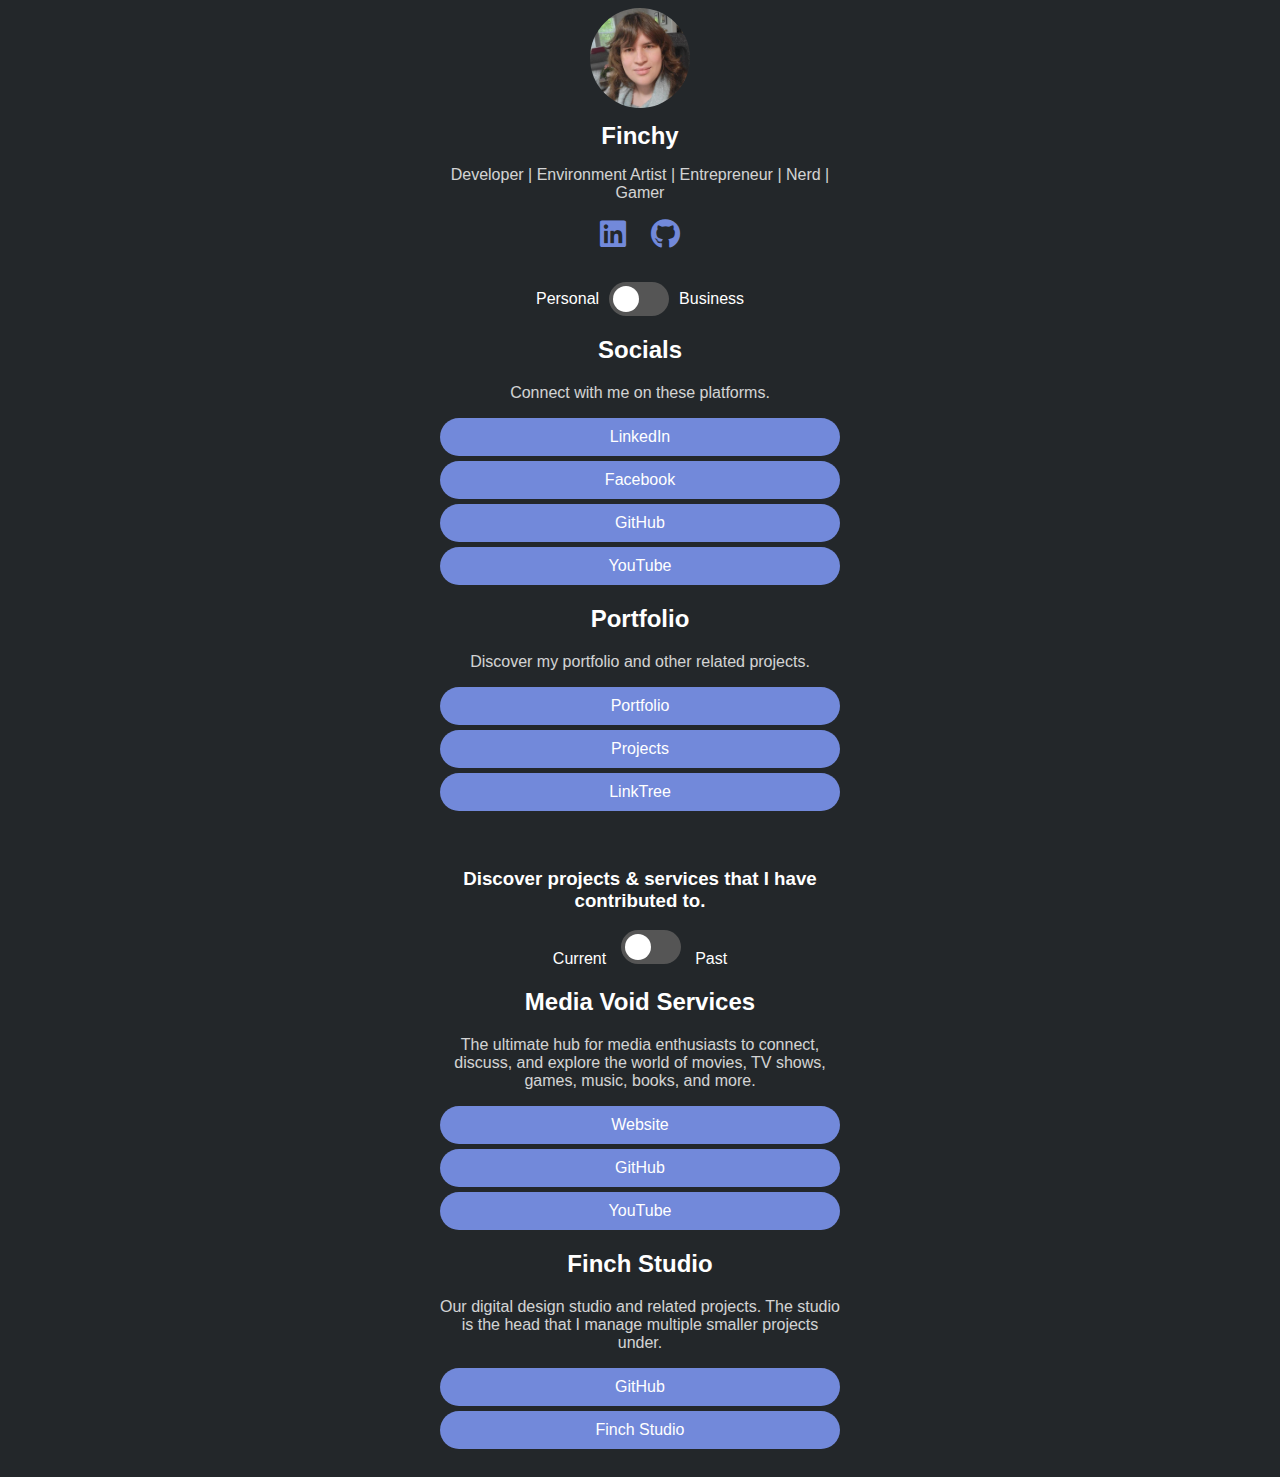
<file: index.html>
<!DOCTYPE html>
<html lang="en">

<head>
    <meta charset="UTF-8">
    <meta name="viewport" content="width=device-width, initial-scale=1.0">
	<meta name="description" content="A personal and business portfolio showcasing the projects and services of Finchy, a Developer, Environment Artist, Entrepreneur, Nerd, and Gamer.">
    <meta name="keywords" content="Finchy, Developer, Environment Artist, Entrepreneur, Nerd, Gamer, Portfolio, Business, Personal, Media Void, Finch Studio, Amazon Lumberyard, O3DE, Skynet Bot">
    <meta name="author" content="Finchy">
    
    <!-- For SEO -->
    <meta name="robots" content="index, follow">

    <!-- Open Graph Protocol for social media sharing -->
    <meta property="og:title" content="Finchy's Portfolio">
    <meta property="og:description" content="Discover the projects and services Finchy has contributed to, from game development with Amazon Lumberyard and O3DE, to his entrepreneurial ventures with Finch Studio and Media Void.">
    <meta property="og:image" content="">
    <meta property="og:url" content="https://FinchStudio.ca">
    <meta property="og:type" content="website">
    
    <!-- Twitter Card data -->
    <meta name="twitter:card" content="summary">
    <meta name="twitter:site" content="">
    <meta name="twitter:title" content="Finchy's Portfolio">
    <meta name="twitter:description" content="Discover the projects and services Finchy has contributed to, from game development with Amazon Lumberyard and O3DE, to his entrepreneurial ventures with Finch Studio and Media Void.">
    <meta name="twitter:image" content="">
	
    <link rel="stylesheet" href="./assets/css/styles.css">
    <!-- Importing Font Awesome for icons -->
    <link rel="stylesheet" href="https://cdnjs.cloudflare.com/ajax/libs/font-awesome/5.15.1/css/all.min.css">
    <title>LinkTree Page</title>
	
</head>

<body>
    <div id="wrapper">

        <!-- Profile Section -->
        <div class="profile-section">
            <img src="./assets/img/profile.jpg" alt="Profile Image" class="profile-image">
            <h1>Finchy</h1>
            <p>Developer | Environment Artist | Entrepreneur | Nerd | Gamer</p>

            <!-- Social Media Icons -->
            <div class="social-icons">
                <a href="https://www.linkedin.com/in/afinchy/" target="_blank"><i class="fab fa-linkedin"></i></a>
                <a href="https://github.com/afinchy" target="_blank"><i class="fab fa-github"></i></a>
            </div>
        </div>

        <!-- Toggle for Personal/Business -->
        <div class="toggle-container">
            <label class="toggle-label">Personal</label>
            <label class="switch">
                <input type="checkbox" id="viewSwitch">
                <span class="slider-btn"></span>
            </label>
            <label class="toggle-label">Business</label>
        </div>

        <!-- Personal View Content -->
        <div id="personalView">

            <!-- Socials Category -->
            <div class="category-section">
                <h2>Socials</h2>
                <p>Connect with me on these platforms.</p>
                <a class="link-button" href="https://www.linkedin.com/in/afinchy/" target="_blank">LinkedIn</a>
                <a class="link-button" href="https://www.facebook.com/aFinchy/" target="_blank">Facebook</a>
                <a class="link-button" href="https://github.com/afinchy" target="_blank">GitHub</a>
                <a class="link-button" href="https://www.youtube.com/@aFinchy_" target="_blank">YouTube</a>
            </div>

            <!-- Portfolio Category -->
            <div class="category-section">
                <h2>Portfolio</h2>
                <p>Discover my portfolio and other related projects.</p>
                <a class="link-button" href="https://amyfinch.ca" target="_blank">Portfolio</a>
				<a class="link-button" href="https://afinchy.ca" target="_blank">Projects</a>
                <a class="link-button" href="https://finch.tk" target="_blank">LinkTree</a>
            </div>
        </div>

			<br>
			<center>
        <!-- Toggle for Current/Past Work within Personal View -->
		<h3>Discover projects & services that I have contributed to.</h3>
		<div class="toggle-container" id="workToggleContainer" style="display: none;">
			<span class="toggle-label" id="currentLabel">Current</span>
			<label class="switch">
				<input type="checkbox" id="workSwitch">
				<span class="slider-btn"></span>
			</label>
			<span class="toggle-label" id="pastLabel">Past</span>
		
		</div>
		
		<!-- Current Work -->
		
		<!-- Media Void -->
		<div id="media-void-section">
			<div class="category-section">
                   <h2>Media Void Services</h2>
                <p>The ultimate hub for media enthusiasts to connect, discuss, and explore the world of movies, TV shows, games, music, books, and more.</p>
                <a class="link-button" href="https://MediaVoid.io" target="_blank">Website</a>
                <a class="link-button" href="https://github.com/MediaVoid" target="_blank">GitHub</a>
                <a class="link-button" href="https://www.youtube.com/@Media-Void" target="_blank">YouTube</a>
                </div>
		</div>

		<!-- Finch Studio -->
		<div id="finch-studio-section">
 			<div class="category-section">
                <h2>Finch Studio</h2>
                <p>Our digital design studio and related projects. The studio is the head that I manage multiple smaller projects under.</p>
                <a class="link-button" href="https://github.com/finch-studio" target="_blank">GitHub</a>
                <a class="link-button" href="https://FinchStudio.ca" target="_blank">Finch Studio</a>
                </div>
		</div>

		<!-- Past Work -->
		<div id="past-work-section" style="display: none;">
    	<!-- Amazon Lumberyard -->
		<div class="category-section">
            <h2>Amazon Lumberyard</h2>
			<p>Amazon Lumberyard is a free, AAA game engine that gives you the tools you need to create high quality games.</p>
			<p>Contributed to the engine, website along with creation of the official support discord. Also responsible for sunsetting Lumberyard.</p>
            <a class="link-button" href="https://github.com/aws/lumberyard" target="_blank">GitHub</a>
            <a class="link-button" href="https://discord.gg/lumberyard" target="_blank">Discord</a>
        </div>

        <!-- Open 3D Engine -->
		<div class="category-section">
            <h2>O3DE</h2>
			<p>Open 3D Engine (O3DE) is an Apache 2.0-licensed multi-platform 3D engine</p>
			<p>Contributed to the launch, Building of and maintaining their Youtube, Discord and GitHub Channels</P>
            <a class="link-button" href="https://github.com/o3de" target="_blank">GitHub</a>
            <a class="link-button" href="https://discord.gg/o3de" target="_blank">Discord</a>
			<a class="link-button" href="https://o3de.org" target="_blank">O3DE Website</a>
			<a class="link-button" href="https://o3d.foundation/about/people/" target="_blank">O3D Foundation</a>
            </div>
		</div>

<!-- Business View Content -->
<div id="business-view-section">
    
    <!-- Finch Studio Category -->
            <div class="category-section">
                <h2>Finch Studio</h2>
                <p>Our digital design studio and related projects.</p>
                <a class="link-button" href="https://github.com/finch-studio" target="_blank">GitHub</a>
                <a class="link-button" href="https://FearTheWild.gg" target="_blank">Fear The Wild</a>
                <a class="link-button" href="https://FinchStudio.ca" target="_blank">Finch Studio</a>
                <a class="link-button" href="https://FlashbackSalvage.com" target="_blank">Flashback Salvage</a>
            </div>

            <!-- Media Void Services Category -->
            <div class="category-section">
                <h2>Media Void Services</h2>
                <p>The ultimate hub for media enthusiasts to connect, discuss, and explore the world of movies, TV shows, games, music, books, and more.</p>
                <a class="link-button" href="https://MediaVoid.io" target="_blank">Website</a>
                <a class="link-button" href="https://github.com/MediaVoid" target="_blank">GitHub</a>
                <a class="link-button" href="https://www.youtube.com/@Media-Void" target="_blank">YouTube</a>
            </div>

            <!-- Skynet Bot Services Category -->
            <div class="category-section">
                <h2>Skynet Bot Services</h2>
                <p>Skynet Bot is a powerful and feature-rich Discord bot created exclusively for the Media Void Community.</p>
                <a class="link-button" href="https://SkynetBot.io" target="_blank">Website</a>
                <a class="link-button" href="https://github.com/Discord-Skynet-Bot" target="_blank">GitHub</a>
            </div>
</div>
<script>
	document.addEventListener('DOMContentLoaded', (event) => {
    console.log("DOM loaded");  // Log to confirm JS file is loaded

    // Elements for Personal/Business toggle
    const viewSwitch = document.getElementById('viewSwitch');
    const personalView = document.getElementById('personalView');
    const businessView = document.getElementById('business-view-section');

    // Elements for Current/Past Work toggle within Personal View
    const workSwitch = document.getElementById('workSwitch');
    const workToggleContainer = document.getElementById('workToggleContainer');
    const mediaVoidSection = document.getElementById('media-void-section');
    const finchStudioSection = document.getElementById('finch-studio-section');
    const pastWorkSection = document.getElementById('past-work-section');

    // Setting default views
    personalView.style.display = 'block';
    businessView.style.display = 'none';
    workToggleContainer.style.display = 'block';  // Display the toggle for Current/Past Work
    mediaVoidSection.style.display = 'block';
    finchStudioSection.style.display = 'block';
    pastWorkSection.style.display = 'none';

    // Listen to the change event on Personal/Business toggle
    viewSwitch.addEventListener('change', function() {
        console.log("View Switch toggled");
        if (this.checked) {
            personalView.style.display = 'none';
            businessView.style.display = 'block';

            // Hide the Current/Past Work sections and their toggle when Business view is active
            workToggleContainer.style.display = 'none';  // Hide the toggle for Current/Past Work
            mediaVoidSection.style.display = 'none';
            finchStudioSection.style.display = 'none';
            pastWorkSection.style.display = 'none';
        } else {
            personalView.style.display = 'block';
            businessView.style.display = 'none';

            // SHOW the toggle for Current/Past Work when switching back to Personal view
            workToggleContainer.style.display = 'block';

            // Reset the workSwitch to "Current" position
            workSwitch.checked = false;

            // Show the Current Work section by default when switching back to Personal view
            mediaVoidSection.style.display = 'block';
            finchStudioSection.style.display = 'block';
            pastWorkSection.style.display = 'none';
        }
    });

    // Listen to the change event on Current/Past Work toggle
    workSwitch.addEventListener('change', function() {
        console.log("Work Switch toggled");
        if (this.checked) {
            mediaVoidSection.style.display = 'none';
            finchStudioSection.style.display = 'none';
            pastWorkSection.style.display = 'block';
        } else {
            mediaVoidSection.style.display = 'block';
            finchStudioSection.style.display = 'block';
            pastWorkSection.style.display = 'none';
        }
    });
});
</script>
</body>

</html>
</file>
<file: assets/css/styles.css>
body {
    font-family: 'Arial', sans-serif;
    background-color: #23272A;
    color: #ffffff;
    display: flex;
    justify-content: center;
    align-items: center;
    
}

#wrapper {
    width: 100%;
    max-width: 400px;
}

.profile-section {
    text-align: center;
    margin-bottom: 30px;
}

.profile-image {
    border-radius: 50%;
    width: 100px;
    height: 100px;
    object-fit: cover;
}

h1 {
    font-size: 24px;
    margin: 10px 0;
}

p {
    font-size: 16px;
    opacity: 0.8;
}

.social-icons {
    margin: 15px 0;
}

.social-icons a {
    margin: 0 10px;
    font-size: 30px;
    color: #7289DA;
    text-decoration: none;
}

.social-icons a:hover {
    opacity: 0.7;
}

.toggle-container {
    display: flex;
    justify-content: center;
    align-items: center;
    margin-bottom: 20px;
}

.workToggleContainer.toggle-container {
    display: flex;
    justify-content: center;
    align-items: center;
    margin-bottom: 20px;
}

.switch {
    position: relative;
    display: inline-block;
    width: 60px;
    height: 34px;
}

.switch input {
    display: none;
}

.slider-btn {
    position: absolute;
    top: 0;
    left: 0;
    right: 0;
    bottom: 0;
    background-color: #555;
    transition: 0.4s;
    border-radius: 34px;
}

.slider-btn:before {
    position: absolute;
    content: "";
    height: 26px;
    width: 26px;
    left: 4px;
    bottom: 4px;
    background-color: white;
    transition: 0.4s;
    border-radius: 50%;
}

.toggle-label {
    margin: 0 10px;
    font-size: 16px;
    cursor: pointer;
}

#businessView {
    display: none;
}

#oldworkView {
    display: none;
}

.category-section {
    text-align: center; /* Centers the category title and description */
    margin-bottom: 20px;
}

.link-button {
    display: block;
    background-color: #7289DA;
    color: #ffffff;
    text-decoration: none;
    padding: 10px 15px;
    margin: 5px 0;
    border-radius: 25px; /* Rounded corners */
    text-align: center;
}

.link-button:hover {
    background-color: #586e91;
}

.switch input:checked + .slider-btn:before {
    transform: translateX(26px);
}

.switch input:checked + .slider-btn {
    background-color: #7289da;  /* Discord blue */
}

.switch-label {
    margin: 0 10px;
    font-size: 16px;
    cursor: pointer;
}

/* Styles for the navigation menu */
#navMenu {
    position: fixed;
    top: 0;
    right: 0;
    padding: 20px 20px;  /* Adjusted padding */
    z-index: 1000;
}

.menu-toggle {
    background-color: transparent;
    border: none;
    cursor: pointer;
    position: relative;
}

.menu-toggle .bar {
    display: block;
    width: 25px;
    height: 3px;
    margin: 4px auto;
    transition: all 0.3s ease-in-out;
    background-color: #fff;
}

/* Styles for animating bars into arrow */
.menu-toggle.arrow .bar1 {
    transform: rotate(-45deg) translateY(7px);
}

.menu-toggle.arrow .bar2 {
    opacity: 0;
}

.menu-toggle.arrow .bar3 {
    transform: rotate(45deg) translateY(-7px);
}

#navLinks {
    background-color: #2c2f33;
    border-radius: 4px;
    position: absolute;
    top: 100%;
    right: 10px;  /* Padding on the right side */
    width: 200px;
    padding: 0 10px;  /* Added padding to the sides */
    box-shadow: 0 1px 8px rgba(0, 0, 0, 0.3);
    overflow: hidden;
    transition: max-height 0.3s ease-in-out;
    max-height: 0;
    opacity: 0;  /* Initially hidden */
}

#navLinks a {
    color: #fff; /* White text */
    text-decoration: none;
    display: block;
    margin: 5px 0;
    padding: 5px;
    border-radius: 4px; /* Slight rounding for link backgrounds */
}

#navLinks a:hover {
    background-color: #23272a; /* Slightly lighter dark gray for hover */
}

/* Updated styles for showing/hiding navLinks */
#navLinks.hidden {
    max-height: 0;
    opacity: 0;
}

#navLinks:not(.hidden) {
    max-height: 400px;  /* Adjust this value based on your content */
    opacity: 1;
}

/* Desktop Styles */
@media (min-width: 769px) {
    #navLinks {
        width: 250px;  /* Wider menu on larger screens */
    }
}

/* Mobile Styles */
@media (max-width: 768px) {
    #navMenu {
        padding: 10px 10px;  /* Reduced padding for mobile */
    }

    .menu-toggle .bar {
        width: 20px;  /* Smaller bar width for mobile */
        margin: 3px auto;  /* Adjusted margin for mobile */
    }

    #navLinks {
        width: calc(100% - 20px);  /* Full width dropdown on mobile, accounting for padding */
        border-radius: 0;  /* Remove border radius on mobile */
    }

    #navLinks a {
        padding: 10px;  /* Increased padding for easier touch */
    }
}
</file>
